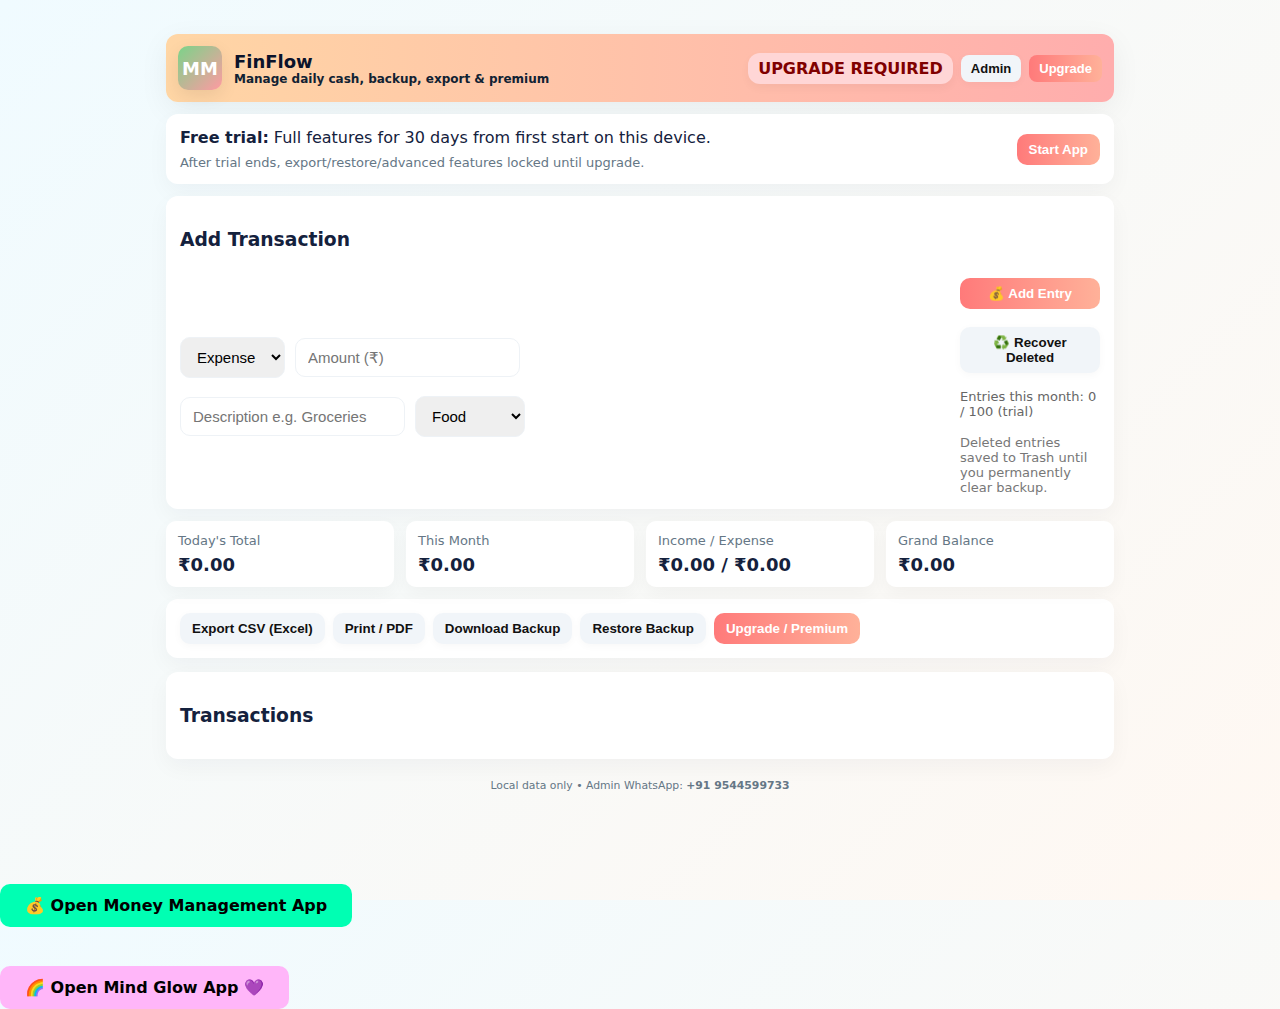
<file: index.html>
<!doctype html>
<html lang="en">
<head>
  <meta charset="utf-8" />
  <meta name="viewport" content="width=device-width,initial-scale=1" />
  <title>FinFlow — My Money Tracker</title>

  <!-- PWA manifest: use the FinFlow manifest (ensure file exists in repo) -->
  <link rel="manifest" href="manifest-finflow.json">

  <!-- Service Worker registration (single registration) -->
  <script>
    if ('serviceWorker' in navigator) {
      navigator.serviceWorker.register('service-worker.js').catch(function(err){
        console.warn('ServiceWorker registration failed:', err);
      });
    }
  </script>

  <style>
    :root{
      --bg1:#f7fbff; --accent1:#7bd389; --accent2:#ff9aa2; --card:#ffffff;
      --muted:#657786; --glass: rgba(255,255,255,0.8);
    }
    *{box-sizing:border-box}
    html,body{height:100%}
    body{
      font-family:Inter, system-ui, -apple-system, "Segoe UI", Roboto, "Helvetica Neue", Arial;
      margin:0; padding:0; background: linear-gradient(135deg,#f0fbff,#fff8f2);
      color:#14213d; -webkit-font-smoothing:antialiased;
    }
    .container { max-width:980px; margin:18px auto; padding:16px; }
    .topbar { display:flex; justify-content:space-between; align-items:center; gap:10px; padding:12px; border-radius:12px;
      background: linear-gradient(90deg,#ffd6a5,#ffadad);
      box-shadow: 0 8px 30px rgba(0,0,0,0.06); color:#0b132b;
    }
    .brand { display:flex; align-items:center; gap:12px; font-weight:800; font-size:18px; }
    .logo {
      width:44px; height:44px; border-radius:10px; background:linear-gradient(135deg,var(--accent1),var(--accent2));
      display:flex; align-items:center; justify-content:center; color:#fff; font-weight:800;
      box-shadow:0 6px 18px rgba(0,0,0,0.08);
    }
    .top-actions { display:flex; gap:8px; align-items:center; }
    .badge { padding:6px 10px; border-radius:12px; background:#fff; font-weight:700; color:#333; box-shadow:0 4px 10px rgba(0,0,0,0.04); }
    button { cursor:pointer; border:0; border-radius:10px; padding:8px 12px; font-weight:600; }
    .primary { background: linear-gradient(90deg,#ff7a7a,#ffb199); color:#fff; }
    .muted { background:#f1f5f9; color:#111; box-shadow:0 2px 8px rgba(0,0,0,0.03); }
    .small { padding:6px 10px; border-radius:8px; font-size:13px; }

    .card { background:var(--card); border-radius:12px; padding:14px; margin-top:12px; box-shadow:0 8px 22px rgba(9,30,63,0.04); }
    .row { display:flex; gap:10px; align-items:center; margin-top:10px; flex-wrap:wrap; }
    input, select, textarea { padding:10px 12px; border-radius:10px; border:1px solid #eef2f6; outline:none; font-size:15px; }
    input[type="number"]::-webkit-inner-spin-button { -webkit-appearance: none; margin: 0; }

    .add-grid { display:grid; grid-template-columns: 1fr 140px; gap:10px; align-items:center; }
    .spaced { display:flex; gap:10px; }
    .info { color:var(--muted); font-size:13px; margin-top:8px; }

    .summary { display:flex; gap:12px; flex-wrap:wrap; margin-top:12px; }
    .summary .tile { flex:1 1 180px; background:linear-gradient(180deg,#fff,#fff); border-radius:10px; padding:12px; box-shadow:0 6px 18px rgba(0,0,0,0.04); }
    .tile .label { color:var(--muted); font-size:13px; }
    .tile .value { font-weight:800; margin-top:6px; font-size:18px; }

    .toolbar { display:flex; gap:8px; margin-top:12px; flex-wrap:wrap; }
    .entries { margin-top:14px; }
    .entry-row { display:flex; justify-content:space-between; align-items:center; padding:10px; border-radius:10px; background:#fff; margin-bottom:8px; box-shadow:0 4px 12px rgba(2,6,23,0.03); }
    .entry-left { font-size:14px; color:#111; }
    .entry-meta { color:var(--muted); font-size:12px; margin-top:6px; }
    .entry-right { font-weight:800; display:flex; gap:8px; align-items:center; }
    .entry-btn { background:#f1f5f9; padding:6px 8px; border-radius:8px; font-weight:700; color:#0b132b; }

    footer { text-align:center; color:var(--muted); font-size:13px; margin-top:18px; }

    /* modal */
    .modal-backdrop { position:fixed; inset:0; display:none; align-items:center; justify-content:center; background:rgba(0,0,0,0.42); z-index:9999; }
    .modal { background:#fff; width:94%; max-width:520px; border-radius:12px; padding:16px; box-shadow:0 20px 60px rgba(9,30,63,0.2); }
    .modal h3 { margin:0 0 8px 0; }
    .qr { width:220px; height:220px; object-fit:cover; border-radius:10px; display:block; margin:10px auto; }

    /* responsive */
    @media (max-width:720px){
      .add-grid { grid-template-columns:1fr; }
      .summary { flex-direction:column; }
      .topbar { flex-direction:column; align-items:flex-start; gap:10px; }
    }

    /* little helpers */
    .muted-small { font-size:13px; color:#666; }
    .pending-row { display:flex; justify-content:space-between; align-items:center; padding:8px; border-radius:8px; background:#fff; margin-bottom:8px; }
    .trash-note { font-size:13px; color:#777; margin-top:8px; }
  </style>
</head>
<body>
  <div class="container">
    <div class="topbar">
      <div class="brand">
        <div class="logo">MM</div>
        <div>
          FinFlow
          <div style="font-size:12px;color:#123;">Manage daily cash, backup, export & premium</div>
        </div>
      </div>
      <div class="top-actions">
        <div id="statusBadge" class="badge">TRIAL</div>
        <button id="openAdmin" class="small muted">Admin</button>
        <button id="openUpgrade" class="small primary">Upgrade</button>
      </div>
    </div>

    <!-- Identify / Start (trial) -->
    <div id="startCard" class="card">
      <div style="display:flex; justify-content:space-between; align-items:center;">
        <div>
          <strong>Free trial:</strong> Full features for 30 days from first start on this device.
          <div class="info">After trial ends, export/restore/advanced features locked until upgrade.</div>
        </div>
        <div>
          <button id="startApp" class="primary">Start App</button>
        </div>
      </div>
    </div>

    <!-- Main UI -->
    <div id="mainUI" class="hidden">
      <div class="card">
        <h3>Add Transaction</h3>
        <div class="add-grid">
          <div style="display:flex; flex-direction:column; gap:8px;">
            <div class="row">
              <select id="type">
                <option value="expense">Expense</option>
                <option value="income">Income</option>
              </select>
              <input id="amount" type="number" placeholder="Amount (₹)" />
            </div>
            <div class="row spaced">
              <input id="description" type="text" placeholder="Description e.g. Groceries" />
              <select id="category">
                <option>Food</option><option>Transport</option><option>Shopping</option><option>Bills</option>
                <option>Health</option><option>EMI</option><option>Salary</option><option>Others</option>
              </select>
            </div>
          </div>

          <div style="display:flex; flex-direction:column; gap:8px;">
            <div class="row">
              <button id="addBtn" class="primary" style="width:100%;">💰 Add Entry</button>
            </div>
            <div class="row">
              <button id="recoverTrash" class="muted" style="width:100%;">♻️ Recover Deleted</button>
            </div>
            <div class="info muted-small">Entries this month: <span id="entryCount">0</span> / 100 (trial)</div>
            <div class="trash-note">Deleted entries saved to Trash until you permanently clear backup.</div>
          </div>
        </div>
      </div>

      <div class="summary">
        <div class="tile">
          <div class="label">Today's Total</div>
          <div id="todayTotal" class="value">₹0.00</div>
        </div>
        <div class="tile">
          <div class="label">This Month</div>
          <div id="monthTotal" class="value">₹0.00</div>
        </div>
        <div class="tile">
          <div class="label">Income / Expense</div>
          <div id="incExp" class="value">₹0 / ₹0</div>
        </div>
        <div class="tile">
          <div class="label">Grand Balance</div>
          <div id="balance" class="value">₹0.00</div>
        </div>
      </div>

      <div class="card toolbar">
        <button id="exportCsv" class="muted">Export CSV (Excel)</button>
        <button id="exportPdf" class="muted">Print / PDF</button>
        <button id="downloadBackup" class="muted">Download Backup</button>
        <button id="restoreBackupBtn" class="muted">Restore Backup</button>
        <input id="restoreInput" type="file" accept=".json" style="display:none" />
        <button id="openUpgrade2" class="primary">Upgrade / Premium</button>
      </div>

      <div class="card entries">
        <h3>Transactions</h3>
        <div id="list"></div>
      </div>
    </div>

    <footer>
      <small>Local data only • Admin WhatsApp: <b>+91 9544599733</b></small>
    </footer>
  </div>

  <!-- UPGRADE MODAL -->
  <div id="upgradeModal" class="modal-backdrop">
    <div class="modal">
      <h3>Upgrade to Premium</h3>
      <p>Choose plan — ₹29 (30 days) or ₹299 (1095 days / 3 years)</p>
      <img id="qrImg" class="qr" alt="UPI QR" />
      <p style="text-align:center">UPI ID: <b>visakhsivaji95-4@okhdfcbank</b></p>
      <div class="row" style="justify-content:center; margin-top:8px;">
        <input id="payerPhone" placeholder="Phone used for payment (optional)" style="padding:8px; border-radius:8px;" />
        <select id="planSelect" style="padding:8px; border-radius:8px;">
          <option value="29">₹29 — 30 days</option>
          <option value="299">₹299 — 1095 days</option>
        </select>
      </div>
      <div class="row" style="justify-content:center; margin-top:12px;">
        <button id="iPaidBtn" class="primary">I Paid — Notify Admin (WhatsApp)</button>
        <button id="closeUpgrade" class="muted">Close</button>
      </div>
      <p style="text-align:center; margin-top:8px; color:#666;">After payment press "I Paid" — admin will verify and approve.</p>
    </div>
  </div>

  <!-- ADMIN MODAL -->
  <div id="adminModal" class="modal-backdrop">
    <div class="modal">
      <h3>Admin Panel</h3>

      <div id="adminLoginArea">
        <input id="adminPass" type="password" placeholder="Enter admin password (set first time)" style="width:100%; margin-top:8px;" />
        <div class="row" style="justify-content:center; margin-top:8px;">
          <button id="adminLoginBtn" class="primary">Login / Set</button>
          <button id="closeAdmin" class="muted">Close</button>
        </div>
      </div>

      <div id="adminArea" style="display:none; margin-top:12px;">
        <div style="display:flex; gap:8px; justify-content:space-between; align-items:center;">
          <strong>Pending Payments</strong>
          <div>
            <button id="refreshPending" class="small muted">Refresh</button>
            <button id="logoutAdmin" class="small muted">Logout</button>
          </div>
        </div>

        <div id="pendingList" style="margin-top:10px; max-height:260px; overflow:auto;"></div>

        <div style="margin-top:10px;">
          <button id="approveSelected" class="primary">Approve Selected</button>
          <button id="changePass" class="muted">Change Password</button>
        </div>

        <div style="margin-top:12px; font-size:13px; color:#666;">
          <strong>Note:</strong> Approve a pending claim to set premium expiry for that phone.
        </div>
      </div>
    </div>
  </div>

  <!-- Script: app logic -->
  <script>
  /* My Money Tracker - single-file app
     localStorage keys used:
       MM_ENTRIES - array of entry objects
       MM_TRASH   - array of deleted entries (recover)
       MM_PENDING - pending payment claims
       MM_USERS   - map phone -> { premiumExpiry: timestamp }
       MM_TRIAL   - { start: iso }
       MM_ADMIN   - base64(password)
  */

  (function(){
    // Config
    const ADMIN_WH = "919544599733";
    const UPI_ID = "visakhsivaji95-4@okhdfcbank";
    const TRIAL_DAYS = 30;
    const KEY_ENT = "MM_ENTRIES";
    const KEY_TRASH = "MM_TRASH";
    const KEY_PENDING = "MM_PENDING";
    const KEY_USERS = "MM_USERS";
    const KEY_TRIAL = "MM_TRIAL";
    const KEY_ADMIN = "MM_ADMIN";

    // Elements
    const $ = id => document.getElementById(id);
    const startCard = $('startCard'), startApp = $('startApp'), mainUI = $('mainUI');
    const openAdmin = $('openAdmin'), adminModal = $('adminModal'), adminLoginBtn = $('adminLoginBtn'), adminPass = $('adminPass');
    const adminArea = $('adminArea'), pendingList = $('pendingList'), refreshPending = $('refreshPending');
    const approveSelected = $('approveSelected'), changePass = $('changePass'), logoutAdmin = $('logoutAdmin'), closeAdmin = $('closeAdmin');
    const openUpgrade = $('openUpgrade'), openUpgrade2 = $('openUpgrade2'), upgradeModal = $('upgradeModal'), closeUpgrade = $('closeUpgrade');
    const qrImg = $('qrImg'), payerPhone = $('payerPhone'), planSelect = $('planSelect'), iPaidBtn = $('iPaidBtn');
    const statusBadge = $('statusBadge');
    const addBtn = $('addBtn'), amountInput = $('amount'), descInput = $('description'), typeInput = $('type'), catInput = $('category');
    const listDiv = $('list'), entryCountEl = $('entryCount'), recoverTrash = $('recoverTrash');
    const exportCsv = $('exportCsv'), exportPdf = $('exportPdf'), downloadBackup = $('downloadBackup'), restoreBackupBtn = $('restoreBackupBtn'), restoreInput = $('restoreInput');
    const startBadge = $('statusBadge');

    // Data load helpers
    function loadEntries(){ return JSON.parse(localStorage.getItem(KEY_ENT) || "[]"); }
    function saveEntries(arr){ localStorage.setItem(KEY_ENT, JSON.stringify(arr)); }
    function loadTrash(){ return JSON.parse(localStorage.getItem(KEY_TRASH) || "[]"); }
    function saveTrash(arr){ localStorage.setItem(KEY_TRASH, JSON.stringify(arr)); }
    function loadPending(){ return JSON.parse(localStorage.getItem(KEY_PENDING) || "[]"); }
    function savePending(arr){ localStorage.setItem(KEY_PENDING, JSON.stringify(arr)); }
    function loadUsers(){ return JSON.parse(localStorage.getItem(KEY_USERS) || "{}"); }
    function saveUsers(obj){ localStorage.setItem(KEY_USERS, JSON.stringify(obj)); }
    function loadTrial(){ return JSON.parse(localStorage.getItem(KEY_TRIAL) || "null"); }
    function saveTrial(obj){ localStorage.setItem(KEY_TRIAL, JSON.stringify(obj)); }
    function getAdminHash(){ return localStorage.getItem(KEY_ADMIN) || null; }
    function setAdminHash(b64){ localStorage.setItem(KEY_ADMIN, b64); }

    // State
    let entries = loadEntries();
    let trash = loadTrash();
    let pending = loadPending();
    let users = loadUsers();
    let trial = loadTrial();

    // Splash -> Start logic
    window.addEventListener('load', ()=> {
      setTimeout(()=> {
        // hide start card after user presses Start (we wait)
      }, 200);
      updateUI();
    });

    // Start app / start trial
    startApp.addEventListener('click', ()=> {
      if(!trial){
        trial = { start: (new Date()).toISOString() };
        saveTrial(trial);
        alert("Free trial started for 30 days. Enjoy full features!");
      }
      startCard.style.display = 'none';
      mainUI.classList.remove('hidden');
      updateUI();
    });

    // Check trial/premium
    function trialActive(){
      if(!trial) return false;
      const start = new Date(trial.start).getTime();
      const diff = Date.now() - start;
      return diff < TRIAL_DAYS * 24*60*60*1000;
    }
    function premiumActiveFor(phone){
      if(!phone) return false;
      const u = users[phone];
      if(!u || !u.premiumExpiry) return false;
      return Date.now() <= u.premiumExpiry;
    }
    function anyPremiumActive(){
      // global: if any user has premium active this device (for simplicity)
      for(const k in users){
        if(users[k].premiumExpiry && Date.now() <= users[k].premiumExpiry) return true;
      }
      return false;
    }
    function fullAccess(){ return trialActive() || anyPremiumActive(); }

    function updateBadge(){
      if(anyPremiumActive()){ statusBadge.innerText = "PREMIUM"; statusBadge.style.background = "#ffd700"; statusBadge.style.color="#000"; }
      else if(trialActive()){ statusBadge.innerText = "FREE TRIAL"; statusBadge.style.background = "#cfe9ff"; statusBadge.style.color="#05668d"; }
      else { statusBadge.innerText = "UPGRADE REQUIRED"; statusBadge.style.background = "#ffd6d6"; statusBadge.style.color="#800000"; }
    }

    // Add / Edit logic
    let editId = null;
    addBtn.addEventListener('click', ()=>{
      if(!fullAccess()){ return alert("Trial expired — please upgrade to premium to continue using full features."); }
      const amt = parseFloat(amountInput.value);
      const desc = descInput.value.trim();
      const category = catInput.value;
      const typ = typeInput.value;
      if(!amt || !desc) { return alert("Enter amount and description"); }
      const now = new Date();
      if(editId){
        // update existing
        entries = entries.map(e => e.id === editId ? { ...e, amount:amt, desc, category, type:typ, ts: Date.now() } : e);
        editId = null;
        addBtn.innerText = '💰 Add Entry';
      } else {
        const obj = { id: Date.now().toString(36) + Math.random().toString(36).slice(2,6), amount:amt, desc, category, type:typ, ts: Date.now() };
        entries.push(obj);
      }
      saveEntries(entries);
      amountInput.value = ''; descInput.value = '';
      renderEntries();
      updateUI();
    });

    // Render entries
    function renderEntries(){
      listDiv.innerHTML = '';
      const rev = [...entries].reverse();
      rev.forEach(e => {
        const d = new Date(e.ts);
        const left = document.createElement('div'); left.className='entry-left';
        left.innerHTML = `<div class="entry-left"><strong>${e.desc}</strong><div class="entry-meta">${d.toLocaleString()} • ${e.category}</div></div>`;
        const right = document.createElement('div'); right.className='entry-right';
        right.innerHTML = `<div>${e.type==="income"?'+':'-'} ₹${Number(e.amount).toLocaleString('en-IN',{minimumFractionDigits:2,maximumFractionDigits:2})}</div>`;
        const row = document.createElement('div'); row.className='entry-row';
        const controls = document.createElement('div');
        const editBtn = document.createElement('button'); editBtn.className='entry-btn'; editBtn.innerText='Edit';
        editBtn.onclick = ()=> {
          editId = e.id;
          amountInput.value = e.amount;
          descInput.value = e.desc;
          typeInput.value = e.type;
          catInput.value = e.category;
          addBtn.innerText = 'Save';
          window.scrollTo({top:0,behavior:'smooth'});
        };
        const delBtn = document.createElement('button'); delBtn.className='entry-btn'; delBtn.innerText='Delete';
        delBtn.onclick = ()=> {
          // deletion moves to trash (recoverable); require admin to permanently delete later
          if(!confirm('Move this entry to Trash? You can recover it later.')) return;
          trash.push(e);
          saveTrash(trash);
          entries = entries.filter(x=>x.id!==e.id);
          saveEntries(entries);
          renderEntries(); updateUI();
        };
        controls.appendChild(editBtn); controls.appendChild(delBtn);
        row.appendChild(left); row.appendChild(right); row.appendChild(controls);
        listDiv.appendChild(row);
      });
    }

    // Recover deleted (trash)
    recoverTrash.addEventListener('click', ()=> {
      if(!trash || trash.length===0) return alert('Trash is empty.');
      const pick = confirm('Restore all deleted entries from Trash? (All will be returned to transactions)');
      if(!pick) return;
      entries = entries.concat(trash);
      trash = [];
      saveEntries(entries); saveTrash(trash);
      renderEntries(); updateUI();
      alert('Restored from Trash.');
    });

    // Export CSV
    exportCsv.addEventListener('click', ()=> {
      if(!fullAccess()) return alert('Export locked — please upgrade or be in free trial.');
      const hdr = ['Date','Time','Type','Category','Amount','Description'];
      const rows = entries.map(e => {
        const d = new Date(e.ts);
        return [d.toLocaleDateString(), d.toLocaleTimeString(), e.type, e.category, e.amount, (e.desc+'').replace(/"/g,'""')];
      });
      let csv = hdr.join(',') + '\n' + rows.map(r => r.map(c => `"${c}"`).join(',')).join('\n');
      const blob = new Blob([csv], { type: 'text/csv;charset=utf-8;' });
      const a = document.createElement('a'); a.href = URL.createObjectURL(blob);
      a.download = `mymoneytracker_${new Date().toISOString().slice(0,10)}.csv`; a.click();
    });

    // Print / PDF (open new window then print)
    exportPdf.addEventListener('click', ()=> {
      if(!fullAccess()) return alert('Export locked — please upgrade or be in free trial.');
      let html = `<h2>My Money Tracker - Report</h2><table border="1" cellpadding="6" style="border-collapse:collapse;width:100%"><tr><th>Date</th><th>Time</th><th>Type</th><th>Category</th><th>Amount</th><th>Description</th></tr>`;
      entries.forEach(e => {
        const d = new Date(e.ts);
        html += `<tr><td>${d.toLocaleDateString()}</td><td>${d.toLocaleTimeString()}</td><td>${e.type}</td><td>${e.category}</td><td>₹${e.amount}</td><td>${e.desc}</td></tr>`;
      });
      html += `</table>`;
      const w = window.open('','_blank','width=900,height=700');
      w.document.write(html); w.document.close(); w.print();
    });

    // Backup download
    downloadBackup.addEventListener('click', ()=> {
      const payload = { entries, trash, pending, users, trial, ts: new Date().toISOString() };
      const blob = new Blob([JSON.stringify(payload,null,2)], { type:'application/json' });
      const a = document.createElement('a'); a.href = URL.createObjectURL(blob);
      a.download = `mymoneytracker_backup_${new Date().toISOString().slice(0,10)}.json`; a.click();
    });

    // Restore backup via file input
    restoreBackupBtn.addEventListener('click', ()=> $('restoreInput').click());
    restoreInput.addEventListener('change', (ev)=> {
      const f = ev.target.files[0]; if(!f) return;
      const r = new FileReader();
      r.onload = ()=> {
        try {
          const data = JSON.parse(r.result);
          if(data.entries) entries = data.entries;
          if(data.trash) trash = data.trash;
          if(data.pending) pending = data.pending;
          if(data.users) users = data.users;
          if(data.trial) { trial = data.trial; saveTrial(trial); }
          saveEntries(entries); saveTrash(trash); savePending(pending); saveUsers(users);
          renderEntries(); updateUI();
          alert('Backup restored successfully.');
        } catch(e){ alert('Invalid backup file.'); }
      };
      r.readAsText(f);
    });

    // Premium QR generation + modal open/close
    function generateQr(){
      const upi = encodeURIComponent(`upi://pay?pa=${UPI_ID}&pn=FinFlow&cu=INR`);
      qrImg.src = `https://api.qrserver.com/v1/create-qr-code/?size=300x300&data=${upi}`;
    }
    $('openUpgrade').addEventListener('click', ()=> {
      generateQr();
      $('upgradeModal').style.display = 'flex';
    });
    $('openUpgrade2') && $('openUpgrade2').addEventListener('click', ()=> {
      generateQr();
      $('upgradeModal').style.display = 'flex';
    });
    $('closeUpgrade').addEventListener('click', ()=> $('upgradeModal').style.display = 'none');
    // "I Paid" -> add pending claim + open whatsapp to admin
    iPaidBtn.addEventListener('click', ()=> {
      const phone = payerPhone.value.trim() || 'unknown';
      const plan = planSelect.value;
      pending.push({ phone, plan, ts: Date.now() });
      savePending(pending);
      const msg = `Payment claimed by ${phone} for FinFlow - ₹${plan}. Please verify and approve.`;
      // open whatsapp to admin
      window.open(`https://wa.me/${ADMIN_WH}?text=${encodeURIComponent(msg)}`, '_blank');
      alert('Claim added to pending list and WhatsApp opened to admin.');
      $('upgradeModal').style.display = 'none';
    });

    // Admin modal open/close + login behavior
    $('openAdmin').addEventListener('click', ()=> $('adminModal').style.display = 'flex');
    $('closeAdmin').addEventListener('click', ()=> $('adminModal').style.display = 'none');

    adminLoginBtn.addEventListener('click', ()=> {
      const pass = adminPass.value.trim();
      if(!pass){ alert('Enter password'); return; }
      const stored = getAdminHash();
      if(!stored){
        // set first-time
        if(confirm('No admin password set. Use this password to set admin?')) {
          setAdminHash(btoa(pass));
          adminPass.value='';
          alert('Admin password saved. Reopen admin and login.');
          return;
        } else return;
      }
      // verify
      if(btoa(pass) === stored){
        // show admin area
        $('adminLoginArea').style.display = 'none';
        adminArea.style.display = 'block';
        renderPending();
      } else {
        alert('Wrong password.');
      }
    });

    // Render pending claims
    function renderPending(){
      pending = loadPending();
      pendingList.innerHTML = '';
      if(!pending || pending.length===0) { pendingList.innerHTML = '<div style="color:#666">No pending payments</div>'; return; }
      pending.forEach((p, idx) => {
        const row = document.createElement('div'); row.className='pending-row';
        const left = document.createElement('div'); left.innerHTML = `<div><strong>${p.phone}</strong> • ₹${p.plan}</div><div style="font-size:12px;color:#666">${new Date(p.ts).toLocaleString()}</div>`;
        const right = document.createElement('div');
        const chk = document.createElement('input'); chk.type='checkbox'; chk.dataset.idx = idx;
        right.appendChild(chk);
        const approveOne = document.createElement('button'); approveOne.className='entry-btn'; approveOne.innerText='Approve';
        approveOne.onclick = ()=> approveClaim(idx);
        right.appendChild(approveOne);
        row.appendChild(left); row.appendChild(right); pendingList.appendChild(row);
      });
    }
    refreshPending.addEventListener('click', renderPending);

    approveSelected.addEventListener('click', ()=> {
      // approve all checked claims
      const checks = pendingList.querySelectorAll('input[type="checkbox"]');
      let found=false;
      checks.forEach(c => {
        if(c.checked){
          found=true; approveClaim(parseInt(c.dataset.idx));
        }
      });
      if(!found) alert('Select at least one pending claim (checkbox).');
    });

    function approveClaim(idx){
      const p = pending[idx];
      if(!p) return alert('Invalid pending item.');
      // ask admin which plan to give -> use claim's plan by default
      const days = (p.plan==='29' || Number(p.plan)===29) ? 30 : 1095;
      const expiry = Date.now() + days*24*60*60*1000;
      // set premium for claimed phone in users map
      users = loadUsers();
      users[p.phone] = users[p.phone] || {};
      users[p.phone].premiumExpiry = expiry;
      saveUsers(users);
      // remove from pending
      pending.splice(idx,1);
      savePending(pending);
      alert(`Approved ${p.phone}. Premium active until ${new Date(expiry).toLocaleDateString()}`);
      renderPending();
      updateUI();
    }

    changePass.addEventListener('click', ()=> {
      const current = prompt('Enter current admin password (cancel to abort):');
      if(!current) return;
      if(btoa(current) !== getAdminHash()) return alert('Wrong current password.');
      const np = prompt('Enter new admin password:');
      if(np) { setAdminHash(btoa(np)); alert('Admin password updated.'); }
    });

    logoutAdmin.addEventListener('click', ()=> {
      adminArea.style.display = 'none'; $('adminLoginArea').style.display = 'block'; adminPass.value='';
    });

    function getAdminHash(){ return localStorage.getItem(KEY_ADMIN) || null; }
    function setAdminHash(b64){ localStorage.setItem(KEY_ADMIN, b64); }

    // Permanently clear all (dangerous) - require admin
    // Not exposed directly — admin can remove via console if needed.

    // Utilities & UI update
    function formatMoney(n){ return "₹" + Number(n).toLocaleString('en-IN',{minimumFractionDigits:2, maximumFractionDigits:2}); }

    function computeSummary(){
      let income=0, expense=0;
      const now = new Date();
      const today = now.toDateString();
      const month = now.getMonth(), year = now.getFullYear();
      let todayTotal=0, monthTotal=0;
      entries.forEach(e => {
        if(e.type==='income') income += Number(e.amount); else expense += Number(e.amount);
        const d = new Date(e.ts);
        if(d.toDateString()===today) todayTotal += (e.type==='income'?Number(e.amount):-Number(e.amount));
        if(d.getMonth()===month && d.getFullYear()===year) monthTotal += (e.type==='income'?Number(e.amount):-Number(e.amount));
      });
      $('todayTotal').innerText = formatMoney(todayTotal);
      $('monthTotal').innerText = formatMoney(monthTotal);
      $('incExp').innerText = `${formatMoney(income)} / ${formatMoney(expense)}`;
      $('balance').innerText = formatMoney(income-expense);
      // entry count this month
      const monthPrefix = new Date().toISOString().slice(0,7);
      const cnt = entries.filter(e => e.ts && new Date(e.ts).toISOString().startsWith(monthPrefix)).length;
      entryCountEl.innerText = cnt;
    }

    function updateUI(){
      entries = loadEntries(); trash = loadTrash(); pending = loadPending(); users = loadUsers();
      computeSummary(); renderEntries(); updateBadge();
    }

    // initial render
    renderEntries();
    updateUI();

    // check premium expiry periodically
    setInterval(()=> {
      // remove expired premiums
      users = loadUsers();
      let changed=false;
      for(const phone in users){
        if(users[phone].premiumExpiry && Date.now() > users[phone].premiumExpiry){
          delete users[phone].premiumExpiry; changed=true;
        }
      }
      if(changed) saveUsers(users);
      updateUI();
    }, 30*60*1000); // every 30 min

    // safe expose to console for debugging
    window.MoneyTracker = {
      loadEntries, saveEntries, loadTrash, saveTrash, loadPending, savePending, loadUsers, saveUsers, loadTrial, saveTrial
    };

    // small helper: ensure restore input cleared after use
    restoreInput.addEventListener('change', ()=> { restoreInput.value = ''; });

    // Done
  })();
  </script>
  <br><br>
<a href="money-management.html" target="_blank" style="
  display:inline-block;
  background:#00ffb3;
  color:#000;
  padding:12px 25px;
  border-radius:10px;
  text-decoration:none;
  font-weight:bold;
  margin-top:20px;
">💰 Open Money Management App</a>
  <br><br>
<a href="mind-glow.html" target="_blank" style="
  display:inline-block;
  background:#ffb6f9;
  color:#000;
  padding:12px 25px;
  border-radius:10px;
  text-decoration:none;
  font-weight:bold;
  margin-top:20px;
">🌈 Open Mind Glow App 💜</a>
</body>
</html>
</file>
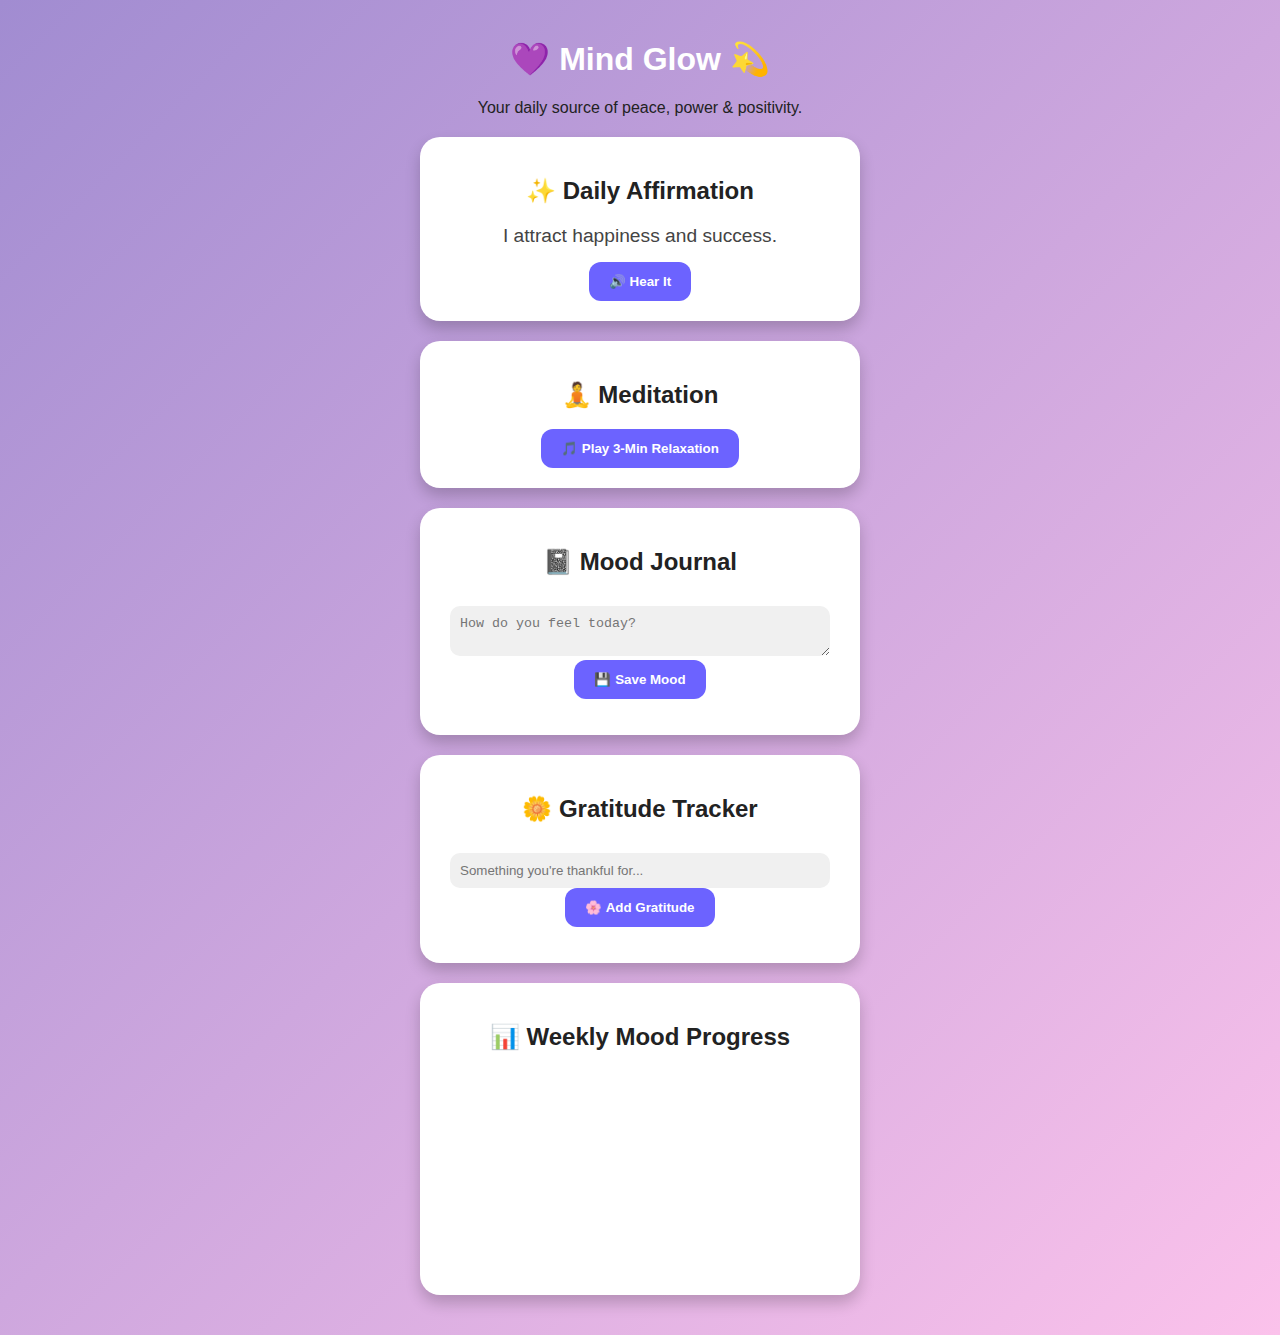
<file: mind-glow.html>
<!DOCTYPE html>
<html lang="en">
<head>
<meta charset="UTF-8">
<meta name="viewport" content="width=device-width, initial-scale=1.0">
<title>🌈 Mind Glow – Positive Energy Companion</title>
<style>
  body {
    font-family: 'Poppins', sans-serif;
    background: linear-gradient(135deg, #a18cd1, #fbc2eb);
    color: #222;
    text-align: center;
    margin: 0;
    padding: 20px;
  }
  h1 { color: #fff; margin-top: 20px; }
  .card {
    background: #fff;
    padding: 20px;
    margin: 20px auto;
    border-radius: 20px;
    box-shadow: 0 8px 15px rgba(0,0,0,0.2);
    width: 90%;
    max-width: 400px;
  }
  button {
    background: #6c63ff;
    color: #fff;
    border: none;
    border-radius: 12px;
    padding: 12px 20px;
    font-weight: bold;
    cursor: pointer;
    transition: 0.3s;
  }
  button:hover { background: #5848e5; }
  input, textarea {
    width: 90%;
    padding: 10px;
    border-radius: 10px;
    border: none;
    margin-top: 10px;
    background: #f0f0f0;
  }
  .affirmation { font-size: 1.2em; color: #444; margin: 15px 0; }
</style>
</head>
<body>

<h1>💜 Mind Glow 💫</h1>
<p>Your daily source of peace, power & positivity.</p>

<div class="card">
  <h2>✨ Daily Affirmation</h2>
  <p id="affirmation" class="affirmation">Loading your positive energy...</p>
  <button onclick="playAffirmation()">🔊 Hear It</button>
</div>

<div class="card">
  <h2>🧘 Meditation</h2>
  <button onclick="playMeditation()">🎵 Play 3-Min Relaxation</button>
  <audio id="meditationAudio" src="https://www.soundhelix.com/examples/mp3/SoundHelix-Song-13.mp3"></audio>
</div>

<div class="card">
  <h2>📓 Mood Journal</h2>
  <textarea id="moodInput" placeholder="How do you feel today?"></textarea><br>
  <button onclick="saveMood()">💾 Save Mood</button>
  <p id="moodMsg"></p>
</div>

<div class="card">
  <h2>🌼 Gratitude Tracker</h2>
  <input id="gratitude" placeholder="Something you're thankful for..."><br>
  <button onclick="saveGratitude()">🌸 Add Gratitude</button>
  <ul id="gratitudeList"></ul>
</div>

<div class="card">
  <h2>📊 Weekly Mood Progress</h2>
  <canvas id="moodChart" width="350" height="200"></canvas>
</div>

<script src="https://cdn.jsdelivr.net/npm/chart.js"></script>
<script>
const affirmations = [
  "I am calm, confident, and in control.",
  "Positive energy flows through me.",
  "I attract happiness and success.",
  "My thoughts create my beautiful life.",
  "Every day, I grow stronger and happier."
];

function newAffirmation(){
  const random = affirmations[Math.floor(Math.random() * affirmations.length)];
  document.getElementById("affirmation").innerText = random;
}
newAffirmation();

function playAffirmation(){
  const text = document.getElementById("affirmation").innerText;
  const utter = new SpeechSynthesisUtterance(text);
  utter.lang = 'en-US';
  utter.pitch = 1;
  utter.rate = 1;
  speechSynthesis.speak(utter);
}

function playMeditation(){
  document.getElementById("meditationAudio").play();
}

function saveMood(){
  const mood = document.getElementById("moodInput").value;
  if(mood.trim() === '') return alert("Please write your mood ❤️");
  localStorage.setItem('mood_'+Date.now(), mood);
  document.getElementById("moodMsg").innerText = "💖 Mood saved! You’re doing great.";
  document.getElementById("moodInput").value = '';
}

function saveGratitude(){
  const g = document.getElementById("gratitude").value;
  if(g.trim() === '') return;
  let list = JSON.parse(localStorage.getItem('gratitudes') || '[]');
  list.push(g);
  localStorage.setItem('gratitudes', JSON.stringify(list));
  renderGratitudes();
  document.getElementById("gratitude").value = '';
}

function renderGratitudes(){
  let list = JSON.parse(localStorage.getItem('gratitudes') || '[]');
  const ul = document.getElementById("gratitudeList");
  ul.innerHTML = '';
  list.forEach(item => {
    const li = document.createElement('li');
    li.textContent = "💫 " + item;
    ul.appendChild(li);
  });
}
renderGratitudes();

const ctx = document.getElementById('moodChart');
new Chart(ctx, {
  type: 'bar',
  data: {
    labels: ['Mon','Tue','Wed','Thu','Fri','Sat','Sun'],
    datasets: [{
      label: 'Mood Level',
      data: [3,4,5,4,5,4,5],
      borderWidth: 1
    }]
  }
});
</script>

</body>
</html>
</file>
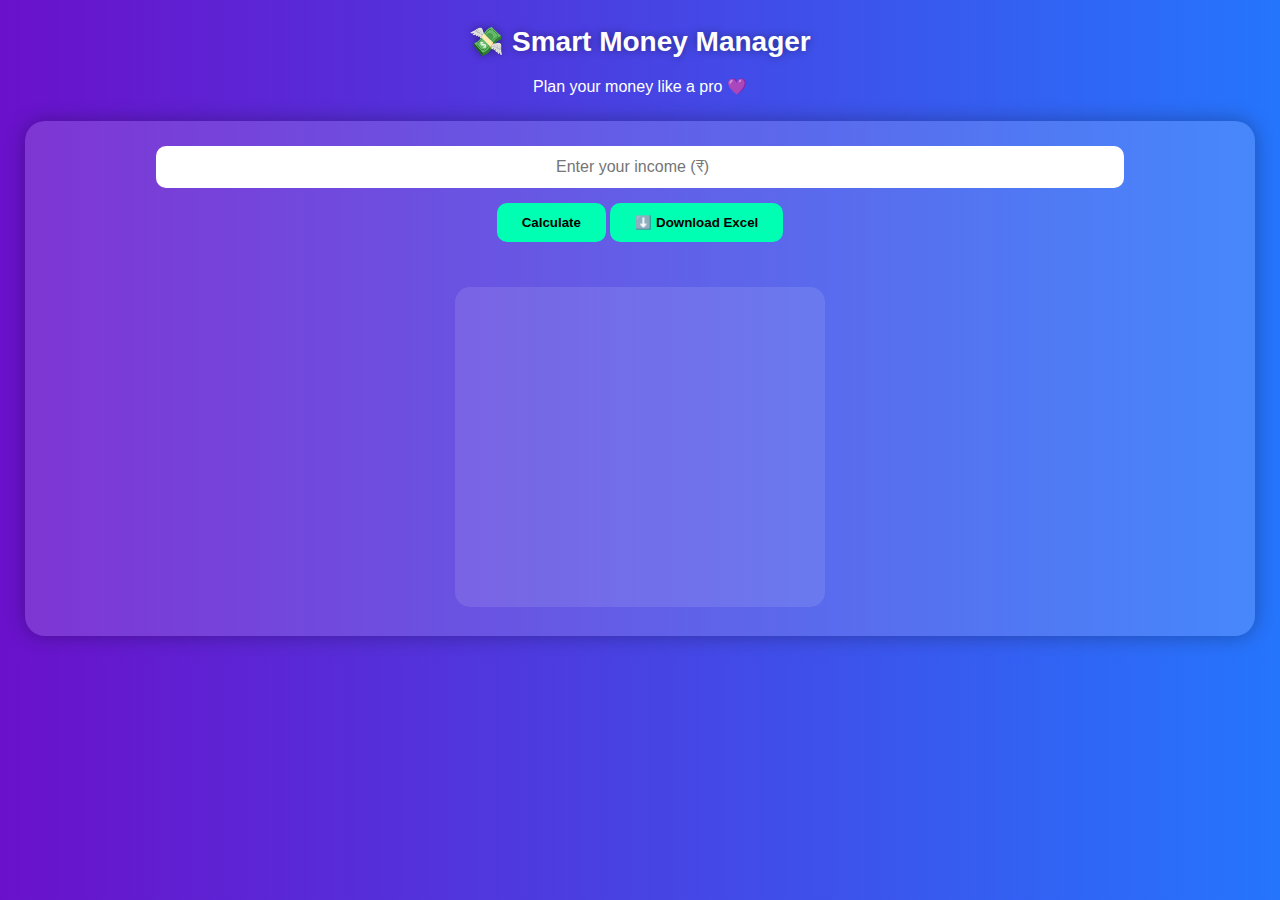
<file: money-management.html>
<!DOCTYPE html>
<html lang="ml">
  <link rel="manifest" href="manifest.json">
<script>
if ('serviceWorker' in navigator) {
  navigator.serviceWorker.register('service-worker.js');
}
</script>
<head>
  <meta charset="UTF-8" />
  <meta name="viewport" content="width=device-width, initial-scale=1.0" />
  <title>💸 Smart Money Manager</title>
  <script src="https://cdn.jsdelivr.net/npm/chart.js"></script>
  <style>
    body {
      font-family: "Poppins", sans-serif;
      text-align: center;
      background: linear-gradient(to right, #6a11cb, #2575fc);
      color: white;
      margin: 0;
      padding: 0;
    }
    h1 {
      margin-top: 25px;
      font-size: 28px;
      text-shadow: 0 0 8px rgba(0,0,0,0.4);
    }
    .container {
      background: rgba(255, 255, 255, 0.15);
      border-radius: 20px;
      padding: 25px;
      margin: 25px;
      box-shadow: 0 0 20px rgba(0, 0, 0, 0.3);
    }
    input {
      padding: 12px;
      font-size: 16px;
      border-radius: 10px;
      border: none;
      width: 80%;
      text-align: center;
    }
    button {
      background: #00ffb3;
      color: #000;
      border: none;
      padding: 12px 25px;
      font-weight: bold;
      border-radius: 10px;
      cursor: pointer;
      margin-top: 15px;
      transition: 0.3s;
    }
    button:hover {
      background: #fff;
      color: #333;
    }
    .result {
      margin-top: 25px;
      text-align: left;
    }
    .box {
      padding: 15px;
      border-radius: 12px;
      margin: 10px 0;
      font-size: 18px;
      font-weight: bold;
    }
    .emergency { background: #ff5c5c; }
    .essentials { background: #4fa3ff; }
    .savings { background: #47ff85; }
    .fun { background: #d78bff; }
    canvas {
      margin-top: 20px;
      background: rgba(255,255,255,0.1);
      border-radius: 15px;
      padding: 10px;
    }
  </style>
</head>
<body>
  <h1>💸 Smart Money Manager</h1>
  <p>Plan your money like a pro 💜</p>

  <div class="container">
    <input type="number" id="income" placeholder="Enter your income (₹)" />
    <br>
    <button onclick="calculate()">Calculate</button>
    <button onclick="downloadExcel()">⬇️ Download Excel</button>

    <div class="result" id="result"></div>
    <canvas id="moneyChart" width="350" height="300"></canvas>
  </div>

  <script>
    let chart;

    function calculate() {
      const income = parseFloat(document.getElementById("income").value);
      if (!income || income <= 0) {
        alert("Please enter a valid amount 🙏");
        return;
      }

      const emergency = income * 0.2;
      const essentials = income * 0.5;
      const savings = income * 0.2;
      const fun = income * 0.1;

      document.getElementById("result").innerHTML = `
        <div class="box emergency">🚨 Emergency Fund: ₹${emergency.toFixed(2)}</div>
        <div class="box essentials">🏠 Essentials: ₹${essentials.toFixed(2)}</div>
        <div class="box savings">💹 Savings & Investments: ₹${savings.toFixed(2)}</div>
        <div class="box fun">🎉 Fun & Treat: ₹${fun.toFixed(2)}</div>
        <p style="margin-top:15px;font-size:16px;">Keep growing 🌱, every rupee counts!</p>
      `;

      const ctx = document.getElementById("moneyChart").getContext("2d");
      if (chart) chart.destroy();
      chart = new Chart(ctx, {
        type: "doughnut",
        data: {
          labels: ["Emergency", "Essentials", "Savings", "Fun"],
          datasets: [{
            data: [emergency, essentials, savings, fun],
            backgroundColor: ["#ff5c5c", "#4fa3ff", "#47ff85", "#d78bff"],
            borderColor: "white",
            borderWidth: 2,
          }]
        },
        options: {
          plugins: {
            legend: { labels: { color: "white" } }
          }
        }
      });
    }

    function downloadExcel() {
      const income = parseFloat(document.getElementById("income").value);
      if (!income || income <= 0) {
        alert("Please enter amount before downloading 🙏");
        return;
      }

      const rows = [
        ["Category", "Amount (₹)"],
        ["Emergency Fund", (income * 0.2).toFixed(2)],
        ["Essentials", (income * 0.5).toFixed(2)],
        ["Savings & Investments", (income * 0.2).toFixed(2)],
        ["Fun & Treat", (income * 0.1).toFixed(2)]
      ];

      const csvContent = rows.map(e => e.join(",")).join("\n");
      const blob = new Blob([csvContent], { type: "text/csv;charset=utf-8;" });
      const link = document.createElement("a");
      link.href = URL.createObjectURL(blob);
      link.download = "Money_Management_Report.csv";
      link.click();
    }
  </script>
</body>
</html>
</file>
